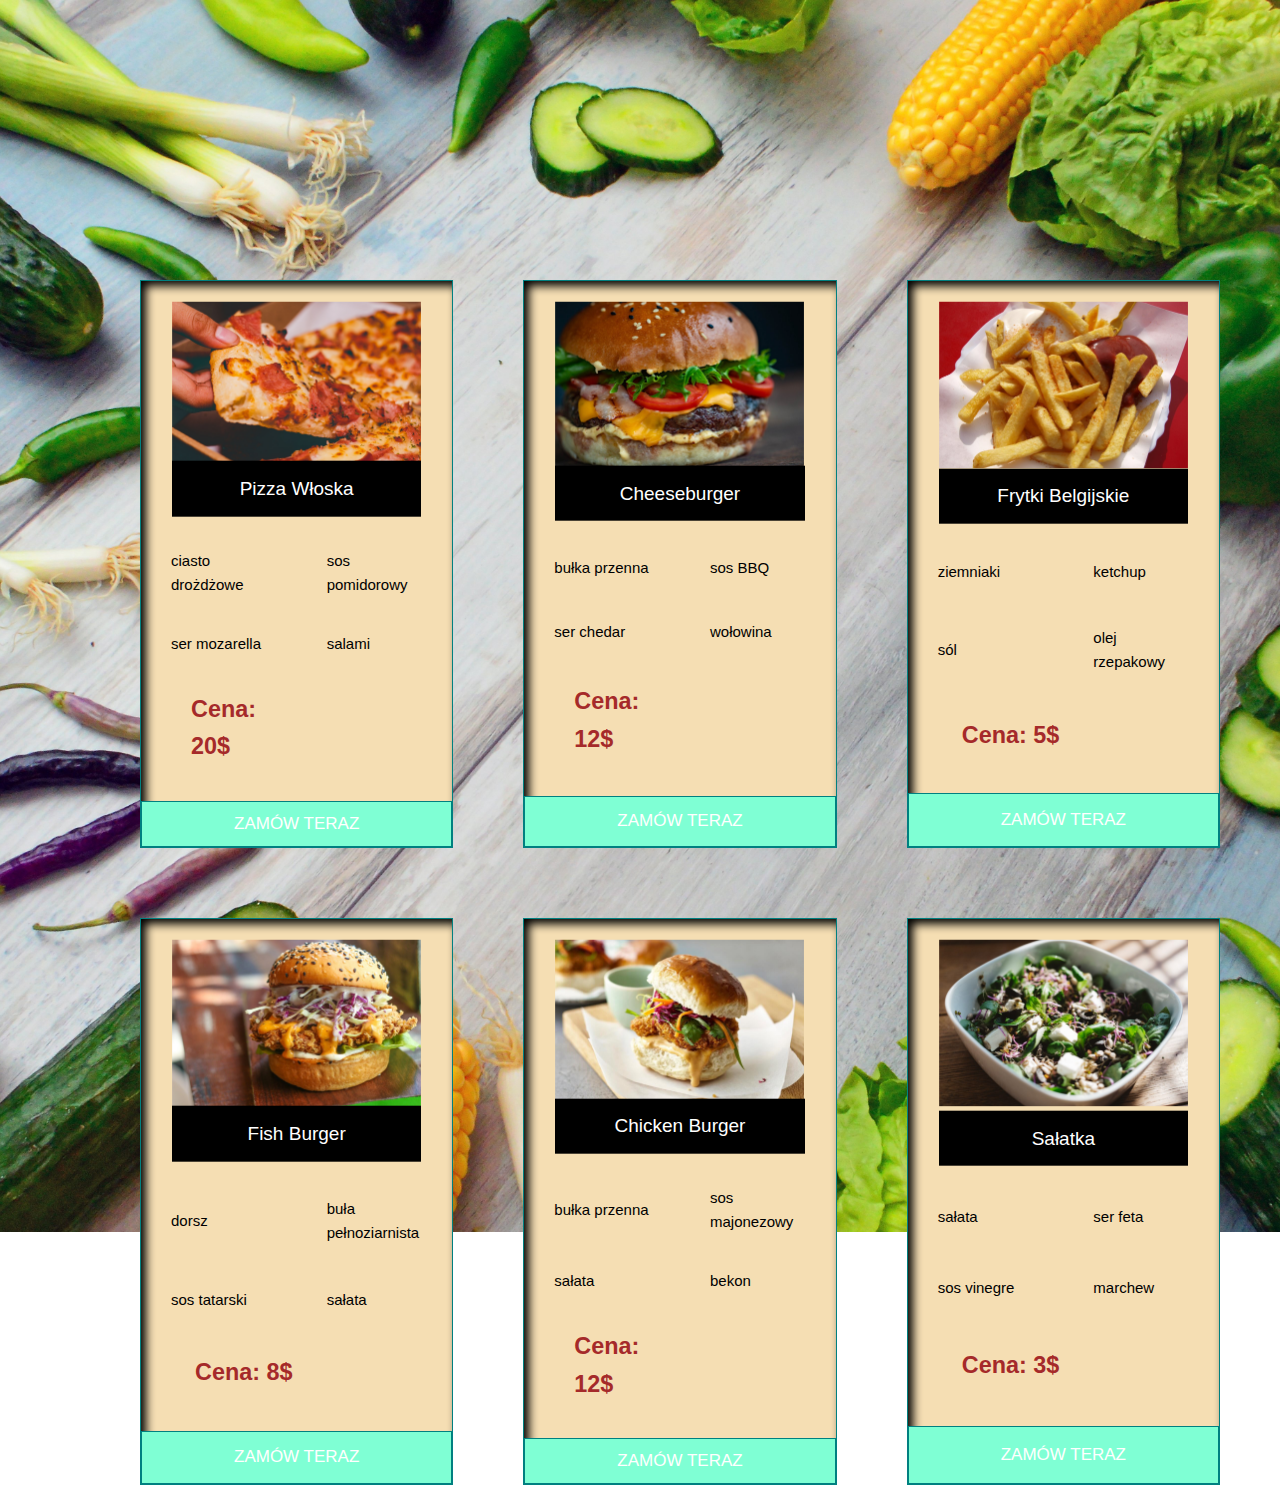
<file: index.html>
<!DOCTYPE html>
<html lang="en">
<head>
    <meta charset="UTF-8">
    <meta name="viewport" content="width=device-width, initial-scale=1.0">
    <title>CARDS CSS</title>
    <link rel="stylesheet" href="style.css">
</head>
<body class="container">
    

        <section class="foods">
            <div class="food">
            <img src="pic-1.jpg" alt="food 1" class="food__img" />

            <h5 class="food__name">Pizza Włoska</h5>
            <div class="skladniki__1">
                <p>ciasto drożdżowe</p>
            </div>
            <div class="skladniki__2">
                <p>sos pomidorowy</p>
            </div>
            <div class="skladniki__3">
                <p>ser mozarella</p>
            </div>
            <div class="skladniki__4">
                <p>salami</p>
            </div>
            <div class="price">
                <h3>Cena: 20$</h3>
            </div>
            <button class="btn">zamów teraz</button>
            
            </div>
            
            </div>    



            <div class="food">
                <img src="pic-2.jpg" alt="food 2" class="food__img" />
    
                <h5 class="food__name">Cheeseburger</h5>
                <div class="skladniki__1">
                    <p>bułka przenna</p>
                </div>
                <div class="skladniki__2">
                    <p>sos BBQ</p>
                </div>
                <div class="skladniki__3">
                    <p>ser chedar</p>
                </div>
                <div class="skladniki__4">
                    <p>wołowina</p>
                </div>

                <div class="price">
                    <h3>Cena: 12$</h3>
                </div>
                <button class="btn">zamów teraz</button>
                </div>  



                <div class="food">
                    <img src="pic-3.jpg" alt="food 3" class="food__img" />
        
                    <h5 class="food__name">Frytki Belgijskie</h5>
                    <div class="skladniki__1">
                        <p> ziemniaki</p>
                    </div>
                    <div class="skladniki__2">
                        <p>ketchup</p>
                    </div>
                    <div class="skladniki__3">
                        <p>sól</p>
                    </div>
                    <div class="skladniki__4">
                        <p>olej rzepakowy</p>
                    </div>
                    <div class="price">
                        <h3>Cena: 5$</h3>
                    </div>
                    <button class="btn">zamów teraz</button>
                    </div>  


                <div class="food">
                    <img src="pic-4.jpg" alt="food 4" class="food__img" />
        
                    <h5 class="food__name">Fish Burger</h5>
                    <div class="skladniki__1">
                        <p> dorsz</p>
                    </div>
                    <div class="skladniki__2">
                        <p>buła pełnoziarnista</p>
                    </div>
                    <div class="skladniki__3">
                        <p>sos tatarski</p>
                    </div>
                    <div class="skladniki__4">
                        <p>sałata</p>
                    </div>
                    <div class="price">
                        <h3>Cena: 8$</h3>
                    </div>
                    <button class="btn">zamów teraz</button>
                    </div>  


                <div class="food">
                    <img src="pic-5.jpg" alt="food 5" class="food__img" />
        
                    <h5 class="food__name">Chicken Burger</h5>
                    <div class="skladniki__1">
                        <p> bułka przenna</p>
                    </div>
                    <div class="skladniki__2">
                        <p>sos majonezowy</p>
                    </div>
                    <div class="skladniki__3">
                        <p>sałata</p>
                    </div>
                    <div class="skladniki__4">
                        <p>bekon</p>
                    </div>
                    <div class="price">
                        <h3>Cena: 12$</h3>
                    </div>
                    <button class="btn">zamów teraz</button>
                    </div>  


                <div class="food">
                    <img src="pic-6.jpg" alt="food 6" class="food__img" />
        
                    <h5 class="food__name">Sałatka</h5>
                    <div class="skladniki__1">
                        <p> sałata</p>
                    </div>
                    <div class="skladniki__2">
                        <p>ser feta</p>
                    </div>
                    <div class="skladniki__3">
                        <p>sos vinegre</p>
                    </div>
                    <div class="skladniki__4">
                        <p>marchew</p>
                    </div>
                    <div class="price">
                        <h3>Cena: 3$</h3>
                    </div>
                    <button class="btn">zamów teraz</button>
                </div>
        </section>
        
        
    <script src="main.js"></script>
</body>
</html>
</file>
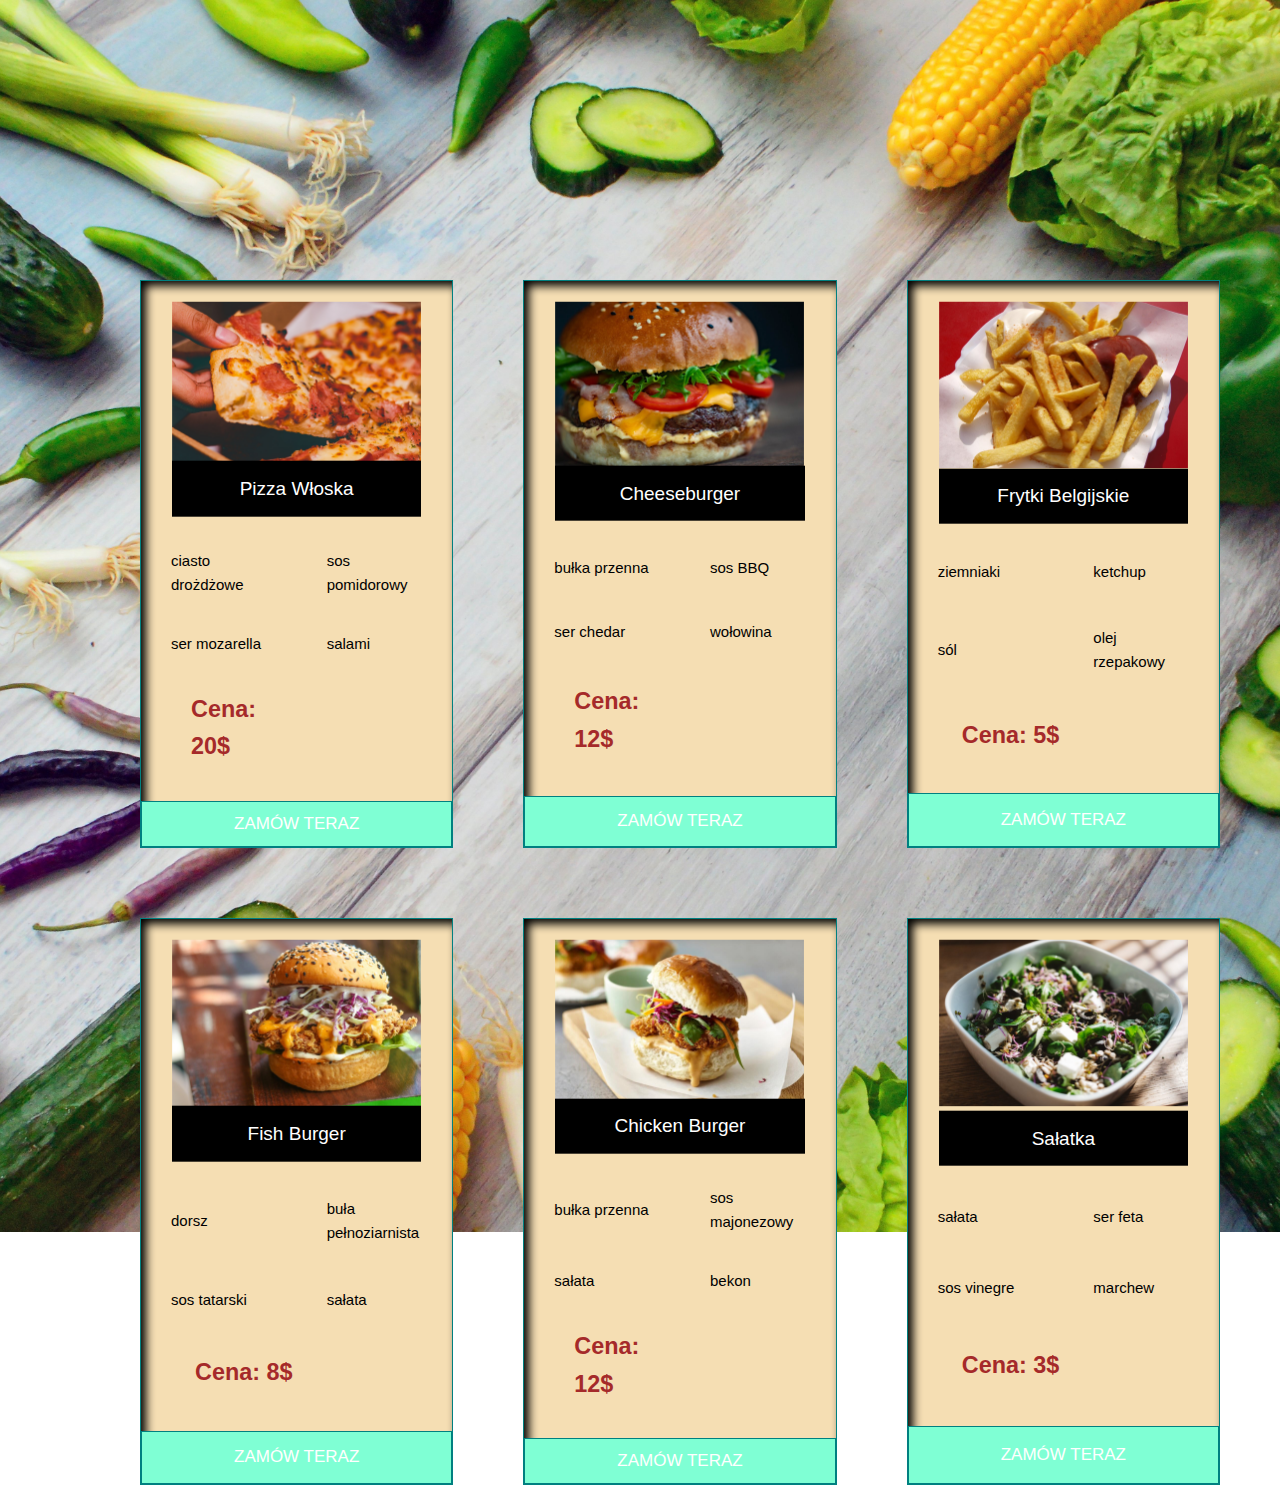
<file: cards.html>
<!DOCTYPE html>
<html lang="en">
<head>
    <meta charset="UTF-8">
    <meta name="viewport" content="width=device-width, initial-scale=1.0">
    <title>CARDS CSS</title>
    <link rel="stylesheet" href="cards.css">
</head>
<body class="container">
    

        <section class="foods">
            <div class="food">
            <img src="pic-1.jpg" alt="food 1" class="food__img" />

            <h5 class="food__name">Pizza Włoska</h5>
            <div class="skladniki__1">
                <p>ciasto drożdżowe</p>
            </div>
            <div class="skladniki__2">
                <p>sos pomidorowy</p>
            </div>
            <div class="skladniki__3">
                <p>ser mozarella</p>
            </div>
            <div class="skladniki__4">
                <p>salami</p>
            </div>
            <div class="price">
                <h3>Cena: 20$</h3>
            </div>
            <button class="btn">zamów teraz</button>
            
            </div>
            
            </div>    



            <div class="food">
                <img src="pic-2.jpg" alt="food 2" class="food__img" />
    
                <h5 class="food__name">Cheeseburger</h5>
                <div class="skladniki__1">
                    <p>bułka przenna</p>
                </div>
                <div class="skladniki__2">
                    <p>sos BBQ</p>
                </div>
                <div class="skladniki__3">
                    <p>ser chedar</p>
                </div>
                <div class="skladniki__4">
                    <p>wołowina</p>
                </div>

                <div class="price">
                    <h3>Cena: 12$</h3>
                </div>
                <button class="btn">zamów teraz</button>
                </div>  



                <div class="food">
                    <img src="pic-3.jpg" alt="food 3" class="food__img" />
        
                    <h5 class="food__name">Frytki Belgijskie</h5>
                    <div class="skladniki__1">
                        <p> ziemniaki</p>
                    </div>
                    <div class="skladniki__2">
                        <p>ketchup</p>
                    </div>
                    <div class="skladniki__3">
                        <p>sól</p>
                    </div>
                    <div class="skladniki__4">
                        <p>olej rzepakowy</p>
                    </div>
                    <div class="price">
                        <h3>Cena: 5$</h3>
                    </div>
                    <button class="btn">zamów teraz</button>
                    </div>  


                <div class="food">
                    <img src="pic-4.jpg" alt="food 4" class="food__img" />
        
                    <h5 class="food__name">Fish Burger</h5>
                    <div class="skladniki__1">
                        <p> dorsz</p>
                    </div>
                    <div class="skladniki__2">
                        <p>buła pełnoziarnista</p>
                    </div>
                    <div class="skladniki__3">
                        <p>sos tatarski</p>
                    </div>
                    <div class="skladniki__4">
                        <p>sałata</p>
                    </div>
                    <div class="price">
                        <h3>Cena: 8$</h3>
                    </div>
                    <button class="btn">zamów teraz</button>
                    </div>  


                <div class="food">
                    <img src="pic-5.jpg" alt="food 5" class="food__img" />
        
                    <h5 class="food__name">Chicken Burger</h5>
                    <div class="skladniki__1">
                        <p> bułka przenna</p>
                    </div>
                    <div class="skladniki__2">
                        <p>sos majonezowy</p>
                    </div>
                    <div class="skladniki__3">
                        <p>sałata</p>
                    </div>
                    <div class="skladniki__4">
                        <p>bekon</p>
                    </div>
                    <div class="price">
                        <h3>Cena: 12$</h3>
                    </div>
                    <button class="btn">zamów teraz</button>
                    </div>  


                <div class="food">
                    <img src="pic-6.jpg" alt="food 6" class="food__img" />
        
                    <h5 class="food__name">Sałatka</h5>
                    <div class="skladniki__1">
                        <p> sałata</p>
                    </div>
                    <div class="skladniki__2">
                        <p>ser feta</p>
                    </div>
                    <div class="skladniki__3">
                        <p>sos vinegre</p>
                    </div>
                    <div class="skladniki__4">
                        <p>marchew</p>
                    </div>
                    <div class="price">
                        <h3>Cena: 3$</h3>
                    </div>
                    <button class="btn">zamów teraz</button>
                </div>
        </section>
        
        
    <script src="cards.js"></script>
</body>
</html>
</file>
<file: style.css>
*,
*::before,
*::after {
    margin: 0;
    padding: 0;
    box-sizing: inherit;
}

html {
    box-sizing: border-box;
    font-size: 62.5%;
}

@media only screen and (max-width:75em) {
    html {
        font-size: 50%;
    }
}

body {
    background-image: url('bg.jpg');
    background-position: center;
    background-repeat: no-repeat;
    background-size: cover;
    font-family: sans-serif;
    font-weight: 300;
    line-height: 1.6;
}

.container {
    display: grid;
    grid-template-rows: 80vh min-content 40vw repeat(3, min-content);
    grid-template-columns: 
    8rem minmax(6rem, 1fr)
    [center-start] repeat(8, minmax(min-content, 14rem))
    [center-end] minmax(6rem, 1fr);
}

@media only screen and (max-width:
62.5em) {
    .container {
    grid-template-rows: 6rem 80vh
    min-content 40vw repeat(3, 
    min-content);
    grid-template-columns:
    [full-start] minmax(6rem, 
    1fr) [center-start] repeat(8
    [col-start] minmax(min-content, 14rem)
    [col-end])
    [center-end] minmax(6rem, 
    1fr) [full-end];
    background-size: auto;
}
}

@media only screen and (max-width: 50em) {
    .container {
        grid-template-rows: 6rem calc(100vh - 6rem);
    }
}

.foods {
    grid-column: center-start/center-end;
    margin: 28rem 0;
    display: grid;
    grid-template-columns: repeat(auto-fit, minmax(25rem, 1fr));
    grid-gap: 7rem;
    
}

.food {
    background-color: wheat;
    display: grid;
    grid-template-columns: repeat(2, 1fr);
    grid-row-gap: 3.5rem;
    border: solid 1px teal;
    box-shadow: inset 5px 5px 10px ;
}

.food__img {
    width: 100%;
    grid-row: 1 / 2;
    grid-column: 1 / -1;
    z-index: 1;
    transform: scale(0.8); 
    transition: 0.5s;
}

.foodimg{
    width: 100%;
    grid-row: 1 / 2;
    grid-column: 1 / -1;
    z-index: 1;
    transform: scale(0.8);
    visibility: hidden;
}

.food__img:hover {
    transform: scale(1);
}

.food__name {
grid-row: 1 / 2;
grid-column: 1 / -1;
justify-self: center;
align-self: end;
z-index: 3;
width: 80%;
font-family: sans-serif;
font-size: 1.9rem;
text-align: center;
padding: 1.25rem;
background-color: black;
color: white;
font-weight: 400;
transform: translateY(50%);
}


.skladniki__1,
.skladniki__2{
margin-top: 2.5rem;
}

.skladniki__1,
.skladniki__2,
.skladniki__3,
.skladniki__4{
font-size: 1.5rem;
margin-left: 3rem;
margin-right: 3rem;
display: flex;
align-items: center;
}

.price {
    font-size: 2rem;
display: flex;
align-items: center;
justify-content: center;
color: brown;
margin-left: 50px;
}

.btn{
   background-color: aquamarine;
   color: white;
  border: teal 1px solid;
   border-radius: 0;
   font-family: sans-serif;
   font-size: 1.7rem;
   text-transform: uppercase;
   padding: 1.2rem; 
   grid-column:1 / -1; 
}

.btn:hover{
    background-color: teal;
    color: black;
}
</file>
<file: cards.css>
*,
*::before,
*::after {
    margin: 0;
    padding: 0;
    box-sizing: inherit;
}

html {
    box-sizing: border-box;
    font-size: 62.5%;
}

@media only screen and (max-width:75em) {
    html {
        font-size: 50%;
    }
}

body {
    background-image: url('bg.jpg');
    background-position: center;
    background-repeat: no-repeat;
    background-size: cover;
    font-family: sans-serif;
    font-weight: 300;
    line-height: 1.6;
}

.container {
    display: grid;
    grid-template-rows: 80vh min-content 40vw repeat(3, min-content);
    grid-template-columns: 
    8rem minmax(6rem, 1fr)
    [center-start] repeat(8, minmax(min-content, 14rem))
    [center-end] minmax(6rem, 1fr);
}

@media only screen and (max-width:
62.5em) {
    .container {
    grid-template-rows: 6rem 80vh
    min-content 40vw repeat(3, 
    min-content);
    grid-template-columns:
    [full-start] minmax(6rem, 
    1fr) [center-start] repeat(8
    [col-start] minmax(min-content, 14rem)
    [col-end])
    [center-end] minmax(6rem, 
    1fr) [full-end];
    background-size: auto;
}
}

@media only screen and (max-width: 50em) {
    .container {
        grid-template-rows: 6rem calc(100vh - 6rem);
    }
}

.foods {
    grid-column: center-start/center-end;
    margin: 28rem 0;
    display: grid;
    grid-template-columns: repeat(auto-fit, minmax(25rem, 1fr));
    grid-gap: 7rem;
    
}

.food {
    background-color: wheat;
    display: grid;
    grid-template-columns: repeat(2, 1fr);
    grid-row-gap: 3.5rem;
    border: solid 1px teal;
    box-shadow: inset 5px 5px 10px ;

}

.food__img {
    width: 100%;
    grid-row: 1 / 2;
    grid-column: 1 / -1;
    z-index: 1;
    transform: scale(0.8); 
    transition: 0.5s;
}

.foodimg{
    width: 100%;
    grid-row: 1 / 2;
    grid-column: 1 / -1;
    z-index: 1;
    transform: scale(0.8);
    visibility: hidden;
}

.food__img:hover {
    transform: scale(1);
}

.food__name {
grid-row: 1 / 2;
grid-column: 1 / -1;
justify-self: center;
align-self: end;
z-index: 3;
width: 80%;
font-family: sans-serif;
font-size: 1.9rem;
text-align: center;
padding: 1.25rem;
background-color: black;
color: white;
font-weight: 400;
transform: translateY(50%);
}


.skladniki__1,
.skladniki__2{
margin-top: 2.5rem;
}

.skladniki__1,
.skladniki__2,
.skladniki__3,
.skladniki__4{
font-size: 1.5rem;
margin-left: 3rem;
margin-right: 3rem;
display: flex;
align-items: center;
}

.price {
    font-size: 2rem;
display: flex;
align-items: center;
justify-content: center;
color: brown;
margin-left: 50px;
}

.btn{
   background-color: aquamarine;
   color: white;
  border: teal 1px solid;
   border-radius: 0;
   font-family: sans-serif;
   font-size: 1.7rem;
   text-transform: uppercase;
   padding: 1.2rem; 
   grid-column:1 / -1; 
}

.btn:hover{
    background-color: teal;
    color: black;
}
</file>
